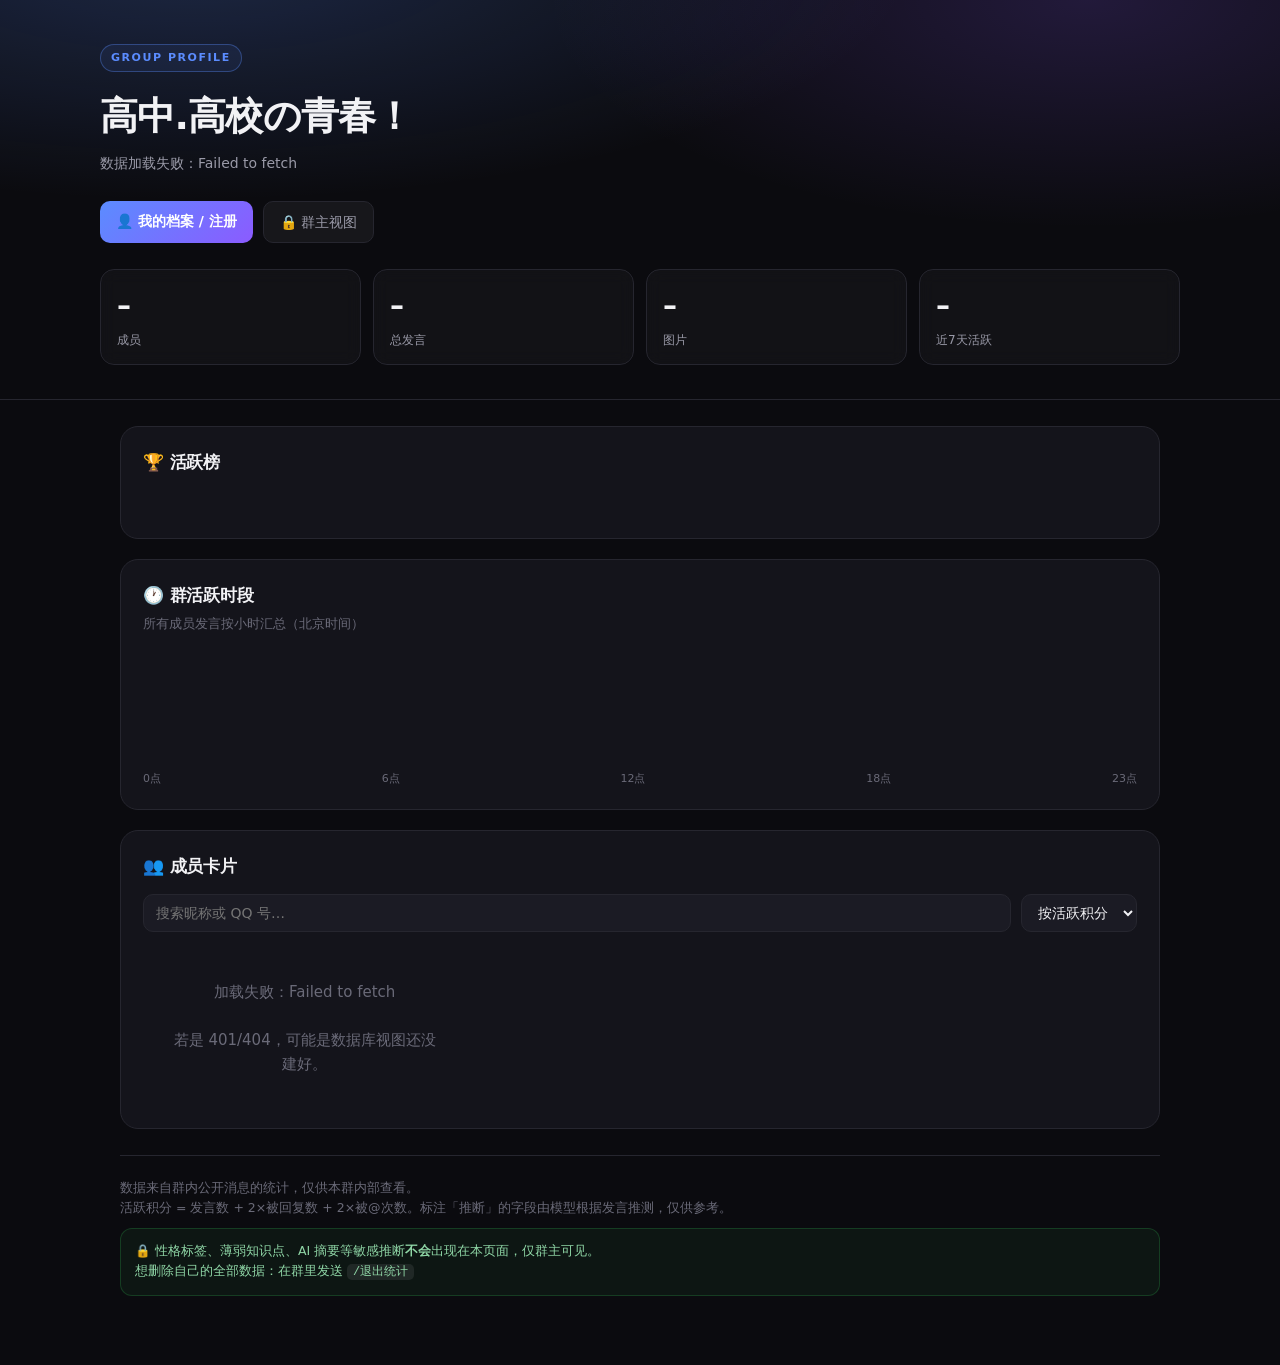
<file: index.html>
<!DOCTYPE html>
<html lang="zh-CN">
<head>
<meta charset="utf-8">
<meta name="viewport" content="width=device-width,initial-scale=1,viewport-fit=cover">
<title>群档案 · 高中.高校の青春！</title>
<meta name="theme-color" content="#0b0b0f">
<link rel="stylesheet" href="style.css">
<link rel="icon" href="data:image/svg+xml,<svg xmlns='http://www.w3.org/2000/svg' viewBox='0 0 100 100'><text y='.9em' font-size='90'>📊</text></svg>">
</head>
<body>

<header class="hero">
  <div class="hero-inner">
    <div class="badge">GROUP PROFILE</div>
    <h1 id="groupName">高中.高校の青春！</h1>
    <p class="sub" id="groupSub">加载中…</p>

    <div style="display:flex;gap:10px;margin:0 0 26px;flex-wrap:wrap">
      <a href="me.html" style="display:inline-block;padding:9px 16px;border-radius:10px;
        background:linear-gradient(135deg,#5b8cff,#8b5bff);color:#fff;text-decoration:none;
        font-size:14px;font-weight:600">👤 我的档案 / 注册</a>
      <a href="admin.html" style="display:inline-block;padding:9px 16px;border-radius:10px;
        background:rgba(255,255,255,.05);border:1px solid #26262f;color:#9a9aa8;
        text-decoration:none;font-size:14px">🔒 群主视图</a>
    </div>

    <div class="stats" id="stats">
      <div class="stat"><div class="stat-n" id="sMembers">–</div><div class="stat-l">成员</div></div>
      <div class="stat"><div class="stat-n" id="sMessages">–</div><div class="stat-l">总发言</div></div>
      <div class="stat"><div class="stat-n" id="sImages">–</div><div class="stat-l">图片</div></div>
      <div class="stat"><div class="stat-n" id="sActive">–</div><div class="stat-l">近7天活跃</div></div>
    </div>
  </div>
</header>

<main>

  <section class="panel" id="podiumPanel">
    <h2>🏆 活跃榜</h2>
    <div class="podium" id="podium"></div>
    <ol class="board" id="board"></ol>
  </section>

  <section class="panel">
    <h2>🕐 群活跃时段</h2>
    <p class="hint">所有成员发言按小时汇总（北京时间）</p>
    <div class="hours" id="hours"></div>
    <div class="hours-axis"><span>0点</span><span>6点</span><span>12点</span><span>18点</span><span>23点</span></div>
  </section>

  <section class="panel">
    <h2>👥 成员卡片</h2>
    <div class="toolbar">
      <input id="search" type="search" placeholder="搜索昵称或 QQ 号…" autocomplete="off">
      <select id="sort">
        <option value="activity_score">按活跃积分</option>
        <option value="msg_count">按发言数</option>
        <option value="reply_received">按被回复数</option>
        <option value="last_seen">按最近活跃</option>
      </select>
    </div>
    <div class="cards" id="cards"></div>
    <p class="empty" id="empty" hidden>没有匹配的成员</p>
  </section>

  <footer class="foot">
    <p>
      数据来自群内公开消息的统计，仅供本群内部查看。<br>
      活跃积分 = 发言数 + 2×被回复数 + 2×被@次数。标注「推断」的字段由模型根据发言推测，仅供参考。
    </p>
    <p class="privacy">
      🔒 性格标签、薄弱知识点、AI 摘要等敏感推断<strong>不会</strong>出现在本页面，仅群主可见。<br>
      想删除自己的全部数据：在群里发送 <code>/退出统计</code>
    </p>
  </footer>

</main>

<script src="app.js"></script>
</body>
</html>
</file>
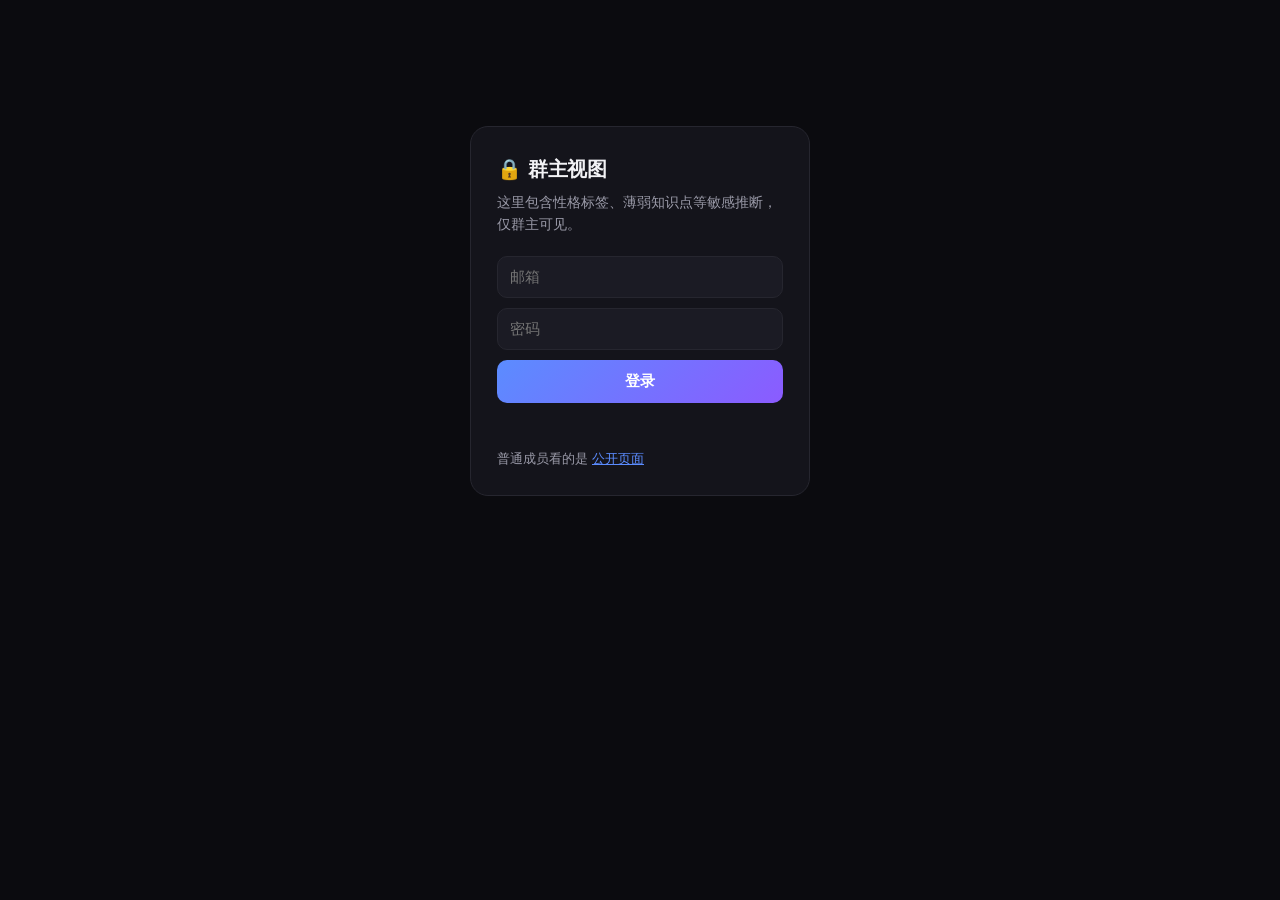
<file: admin.html>
<!DOCTYPE html>
<html lang="zh-CN">
<head>
<meta charset="utf-8">
<meta name="viewport" content="width=device-width,initial-scale=1,viewport-fit=cover">
<title>群主视图 · 完整画像</title>
<meta name="theme-color" content="#0b0b0f">
<link rel="stylesheet" href="style.css">
<style>
  .gate{max-width:380px;margin:14vh auto;padding:0 20px}
  .gate .panel{padding:26px}
  .gate h1{font-size:20px;margin:0 0 6px}
  .gate .sub{margin:0 0 20px}
  .gate input{width:100%;margin-bottom:10px;background:var(--panel2);border:1px solid var(--line);
    color:var(--fg);border-radius:10px;padding:11px 12px;font-size:15px;font-family:inherit}
  .gate input:focus{outline:none;border-color:var(--acc)}
  .gate button{width:100%;padding:12px;border-radius:10px;border:0;cursor:pointer;
    background:linear-gradient(135deg,var(--acc),var(--acc2));color:#fff;font-size:15px;font-weight:600;font-family:inherit}
  .gate button:disabled{opacity:.5;cursor:default}
  .err{color:#ff8080;font-size:13px;margin-top:10px;min-height:18px}
  .warnbar{background:rgba(255,159,64,.09);border:1px solid rgba(255,159,64,.3);color:#ffce8a;
    border-radius:12px;padding:12px 14px;font-size:13px;margin-bottom:18px}
  table{width:100%;border-collapse:collapse;font-size:13.5px}
  th,td{padding:9px 10px;text-align:left;border-bottom:1px solid var(--line);vertical-align:top}
  th{color:var(--dim);font-weight:600;font-size:12px;position:sticky;top:0;background:var(--panel);z-index:2}
  tr:hover td{background:rgba(255,255,255,.025)}
  td.num{font-variant-numeric:tabular-nums;text-align:right}
  .tag.warn{background:rgba(255,120,120,.13);border-color:rgba(255,120,120,.32);color:#ffb0b0}
  .sum{color:var(--dim);font-size:12.5px;max-width:260px}
  .tw{overflow-x:auto;border-radius:12px;border:1px solid var(--line)}
  .topbar{display:flex;justify-content:space-between;align-items:center;gap:12px;margin-bottom:16px;flex-wrap:wrap}
  .logout{background:none;border:1px solid var(--line);color:var(--dim);border-radius:9px;
    padding:7px 14px;font-size:13px;cursor:pointer;font-family:inherit}
</style>
</head>
<body>

<!-- 未登录 -->
<div class="gate" id="gate">
  <div class="panel">
    <h1>🔒 群主视图</h1>
    <p class="sub">这里包含性格标签、薄弱知识点等敏感推断，仅群主可见。</p>
    <input id="email" type="email" placeholder="邮箱" autocomplete="username">
    <input id="pw" type="password" placeholder="密码" autocomplete="current-password">
    <button id="login">登录</button>
    <div class="err" id="err"></div>
    <p class="sub" style="margin-top:18px;margin-bottom:0;font-size:12.5px">
      普通成员看的是 <a href="index.html">公开页面</a>
    </p>
  </div>
</div>

<!-- 已登录 -->
<main id="app" hidden>
  <div class="topbar">
    <div>
      <h1 style="font-size:22px;margin:0 0 4px">群主视图 · 完整画像</h1>
      <div class="sub" id="meta" style="margin:0"></div>
    </div>
    <button class="logout" id="logout">退出登录</button>
  </div>

  <div class="warnbar">
    ⚠️ 以下内容包含模型推断，未经证实。请仅用于「定向推荐资料」这类正向场景，
    <strong>不要公开、不要用于评价他人</strong>。
  </div>

  <div class="panel">
    <div class="toolbar">
      <input id="search" type="search" placeholder="搜索昵称或 QQ 号…" autocomplete="off">
      <select id="sort">
        <option value="activity_score">按活跃积分</option>
        <option value="msg_count">按发言数</option>
        <option value="llm_at">按画像时间</option>
      </select>
    </div>
    <div class="tw">
      <table>
        <thead><tr>
          <th>成员</th><th>发言</th><th>活跃</th>
          <th>年级</th><th>擅长</th><th>薄弱</th><th>性格标签</th><th>AI 摘要</th>
        </tr></thead>
        <tbody id="rows"></tbody>
      </table>
    </div>
  </div>

  <footer class="foot">
    <p>数据来源：群内公开消息的统计 + 模型推断。<code>/退出统计</code> 可让成员删除自己的全部数据。</p>
  </footer>
</main>

<script>
const SUPA_URL = 'https://zusduayweapefdwxbygh.supabase.co';
const SUPA_KEY = 'sb_publishable_6W7s-QvPQqbDYVpXJHJWw_w_Mz3pzt';
const $ = id => document.getElementById(id);
const esc = s => String(s ?? '').replace(/[&<>"']/g, c => ({'&':'&amp;','<':'&lt;','>':'&gt;','"':'&quot;',"'":'&#39;'}[c]));
const nf = n => Number(n || 0).toLocaleString('zh-CN');
let TOKEN = null, ALL = [];

async function login(email, pw) {
  const r = await fetch(`${SUPA_URL}/auth/v1/token?grant_type=password`, {
    method: 'POST',
    headers: { apikey: SUPA_KEY, 'Content-Type': 'application/json' },
    body: JSON.stringify({ email, password: pw }),
  });
  const j = await r.json();
  if (!r.ok) throw new Error(j.error_description || j.msg || j.error || `HTTP ${r.status}`);
  TOKEN = j.access_token;
  sessionStorage.setItem('qqbot_admin_token', TOKEN);
  return TOKEN;
}

async function load() {
  const r = await fetch(`${SUPA_URL}/rest/v1/v_private_profiles?select=*&order=activity_score.desc&limit=500`, {
    headers: { apikey: SUPA_KEY, Authorization: 'Bearer ' + TOKEN },
  });
  if (r.status === 401 || r.status === 403) throw new Error('登录已过期，请重新登录');
  if (!r.ok) throw new Error('HTTP ' + r.status + ' ' + (await r.text()).slice(0, 120));
  ALL = await r.json();
}

function render() {
  const kw = ($('search').value || '').trim().toLowerCase();
  const sort = $('sort').value;
  let list = ALL.filter(m => !kw || String(m.nickname || '').toLowerCase().includes(kw) || String(m.qq).includes(kw));
  list = list.slice().sort((a, b) => sort === 'llm_at'
    ? new Date(b.llm_at || 0) - new Date(a.llm_at || 0)
    : (b[sort] || 0) - (a[sort] || 0));

  $('rows').innerHTML = list.map(m => {
    const li = (arr, cls) => (arr || []).map(x => `<span class="tag ${cls || ''}">${esc(x)}</span>`).join(' ') || '<span style="color:var(--dim2)">—</span>';
    const d = m.llm_at ? new Date(m.llm_at).toLocaleDateString('zh-CN') : '未生成';
    return `<tr>
      <td><strong>${esc(m.nickname || '匿名')}</strong><br><span style="color:var(--dim2);font-size:12px">${esc(String(m.qq))}${m.role === 'owner' ? ' · 群主' : m.role === 'admin' ? ' · 管理员' : ''}</span></td>
      <td class="num">${nf(m.msg_count)}</td>
      <td class="num">${nf(m.activity_score)}</td>
      <td>${esc(m.grade || '未知')}</td>
      <td>${li(m.strengths)}</td>
      <td>${li(m.weak_topics, 'warn')}</td>
      <td>${li(m.persona_tags)}</td>
      <td><div class="sum">${esc(m.llm_summary || '—')}<br><span style="color:var(--dim2);font-size:11.5px">画像日期 ${d}</span></div></td>
    </tr>`;
  }).join('');
}

function showApp() {
  $('gate').hidden = true;
  $('app').hidden = false;
  $('meta').textContent = `共 ${ALL.length} 位成员的完整画像 · 仅你可见`;
  render();
}

async function boot() {
  const saved = sessionStorage.getItem('qqbot_admin_token');
  if (saved) {
    TOKEN = saved;
    try { await load(); return showApp(); }
    catch { sessionStorage.removeItem('qqbot_admin_token'); TOKEN = null; }
  }
}

$('login').addEventListener('click', async () => {
  const b = $('login'); b.disabled = true; $('err').textContent = '登录中…';
  try {
    await login($('email').value.trim(), $('pw').value);
    await load();
    showApp();
  } catch (e) {
    $('err').textContent = '登录失败：' + e.message;
  } finally { b.disabled = false; }
});
$('pw').addEventListener('keydown', e => { if (e.key === 'Enter') $('login').click(); });

$('logout').addEventListener('click', () => {
  sessionStorage.removeItem('qqbot_admin_token');
  TOKEN = null; ALL = [];
  $('app').hidden = true; $('gate').hidden = false; $('err').textContent = '';
});

$('search').addEventListener('input', render);
$('sort').addEventListener('change', render);
boot();
</script>
</body>
</html>
</file>
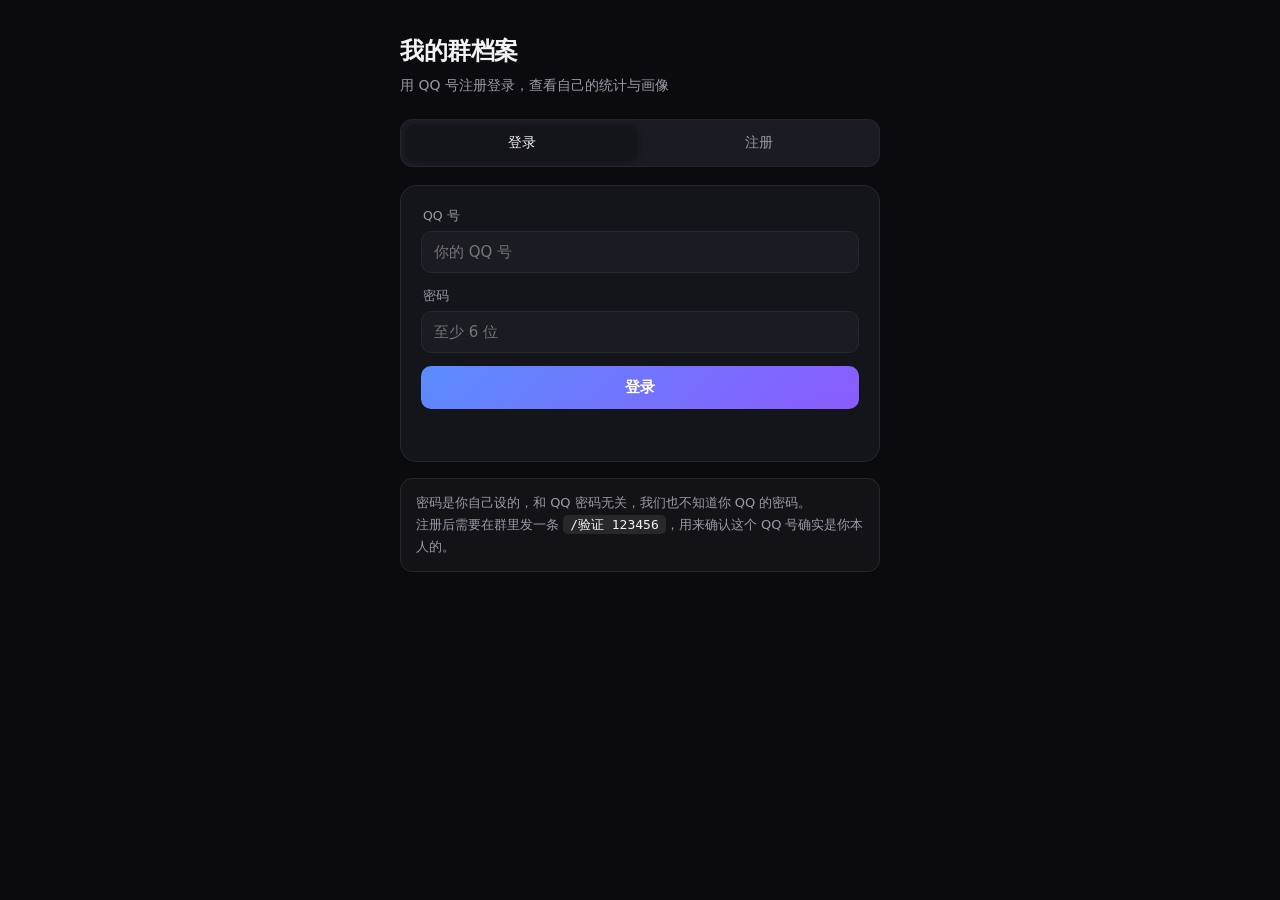
<file: me.html>
<!DOCTYPE html>
<html lang="zh-CN">
<head>
<meta charset="utf-8">
<meta name="viewport" content="width=device-width,initial-scale=1,viewport-fit=cover">
<title>我的群档案</title>
<meta name="theme-color" content="#0b0b0f">
<link rel="stylesheet" href="style.css">
<style>
  .wrap{max-width:520px;margin:0 auto;padding:32px 20px 60px}
  .tabs{display:flex;gap:6px;background:var(--panel2);border:1px solid var(--line);
    border-radius:12px;padding:5px;margin-bottom:18px}
  .tabs button{flex:1;padding:9px;border:0;border-radius:9px;background:none;color:var(--dim);
    font-size:14px;font-family:inherit;cursor:pointer;font-weight:550}
  .tabs button.on{background:var(--panel);color:var(--fg);box-shadow:0 1px 6px rgba(0,0,0,.35)}
  label{display:block;font-size:12.5px;color:var(--dim);margin:0 0 5px 2px}
  input{width:100%;margin-bottom:13px;background:var(--panel2);border:1px solid var(--line);
    color:var(--fg);border-radius:10px;padding:11px 12px;font-size:15px;font-family:inherit}
  input:focus{outline:none;border-color:var(--acc)}
  .primary{width:100%;padding:12px;border-radius:10px;border:0;cursor:pointer;font-family:inherit;
    background:linear-gradient(135deg,var(--acc),var(--acc2));color:#fff;font-size:15px;font-weight:600}
  .primary:disabled{opacity:.5;cursor:default}
  .msg{font-size:13.5px;margin-top:12px;min-height:20px;line-height:1.6}
  .msg.err{color:#ff8080}.msg.ok{color:#8fd6a6}
  .code{font-size:30px;letter-spacing:.28em;font-weight:700;text-align:center;
    padding:16px;border-radius:12px;background:rgba(91,140,255,.1);
    border:1px solid rgba(91,140,255,.3);color:#a9c2ff;font-variant-numeric:tabular-nums;margin:8px 0}
  .kvs{display:grid;grid-template-columns:1fr 1fr;gap:10px 16px;font-size:14px;margin:14px 0}
  .kvs div{display:flex;justify-content:space-between;gap:8px}
  .kvs .k{color:var(--dim)}
  .kvs .v{font-variant-numeric:tabular-nums;font-weight:600}
  h2{font-size:17px;margin:0 0 12px}
  .card{background:var(--panel);border:1px solid var(--line);border-radius:16px;padding:20px;margin-bottom:16px}
  .row2{display:flex;justify-content:space-between;align-items:center;gap:10px;margin-bottom:14px}
  .link{background:none;border:1px solid var(--line);color:var(--dim);border-radius:9px;
    padding:7px 13px;font-size:13px;cursor:pointer;font-family:inherit}
  .hintbox{background:rgba(255,255,255,.03);border:1px solid var(--line);border-radius:12px;
    padding:13px 15px;font-size:13px;color:var(--dim);line-height:1.7}
  code{background:rgba(255,255,255,.09);padding:2px 7px;border-radius:5px;font-size:13px;color:var(--fg)}
  .spark{display:flex;align-items:flex-end;gap:2px;height:36px;margin-top:6px}
  .spark i{flex:1;background:linear-gradient(180deg,var(--acc),var(--acc2));border-radius:2px;min-height:2px}
</style>
</head>
<body>
<div class="wrap">

  <h1 style="font-size:24px;margin:0 0 4px">我的群档案</h1>
  <p class="sub" style="margin:0 0 22px">用 QQ 号注册登录，查看自己的统计与画像</p>

  <!-- 未登录 -->
  <div id="authBox">
    <div class="tabs">
      <button id="tabLogin" class="on">登录</button>
      <button id="tabReg">注册</button>
    </div>

    <div class="card">
      <label>QQ 号</label>
      <input id="qq" type="tel" inputmode="numeric" placeholder="你的 QQ 号" autocomplete="username">
      <label>密码</label>
      <input id="pw" type="password" placeholder="至少 6 位" autocomplete="current-password">
      <button class="primary" id="go">登录</button>
      <div class="msg" id="m1"></div>
    </div>

    <div class="hintbox">
      密码是你自己设的，和 QQ 密码无关，我们也不知道你 QQ 的密码。<br>
      注册后需要在群里发一条 <code>/验证 123456</code>，用来确认这个 QQ 号确实是你本人的。
    </div>
  </div>

  <!-- 待验证 -->
  <div id="verifyBox" hidden>
    <div class="card">
      <h2>还差一步</h2>
      <p class="sub" style="margin:0 0 10px">在群里用 <b>你注册的那个 QQ 号</b> 发送：</p>
      <div class="code" id="code">------</div>
      <p class="msg ok" style="text-align:center;margin:0 0 14px">/验证 <span id="code2"></span></p>
      <div class="hintbox">
        验证码 30 分钟内有效，用一次就作废。<br>
        发完回来点下面的按钮。
      </div>
      <button class="primary" id="recheck" style="margin-top:14px">我发过了，检查一下</button>
      <div class="msg" id="m2"></div>
    </div>
  </div>

  <!-- 已验证：自己的画像 -->
  <div id="profBox" hidden>
    <div class="card">
      <div class="row2">
        <h2 style="margin:0" id="pname">我的画像</h2>
        <button class="link" id="logout">退出</button>
      </div>
      <div class="kvs" id="kvs"></div>
      <div style="color:var(--dim);font-size:12.5px;margin-top:6px">活跃时段（0–23 点）</div>
      <div class="spark" id="spark"></div>
    </div>

    <div class="card" id="inferCard">
      <h2>数据推断</h2>
      <div id="infer"></div>
      <p class="sub" style="font-size:12px;margin:14px 0 0">
        以下内容由模型根据你的群内发言推测，<b>可能不准</b>，仅供参考。<br>
        只有你自己和群主能看到。
      </p>
    </div>

    <div class="card">
      <h2>不想要这些数据？</h2>
      <p class="sub" style="margin:0">在群里发送 <code>/退出统计</code>，你的全部消息和画像会被<b>物理删除</b>，之后也不再采集。</p>
    </div>
  </div>

</div>

<script>
const SUPA_URL = 'https://zusduayweapefdwxbygh.supabase.co';
const SUPA_KEY = 'sb_publishable_6W7sS-QvPQqbDYVpXJHJWw_w_Mz3pzt';
const MAIL_DOMAIN = 'qunbot.example.com';   // 合成的邮箱域名，用户看不到
const $ = id => document.getElementById(id);
const esc = s => String(s ?? '').replace(/[&<>"']/g, c => ({'&':'&amp;','<':'&lt;','>':'&gt;','"':'&quot;',"'":'&#39;'}[c]));
const nf = n => Number(n || 0).toLocaleString('zh-CN');
let TOKEN = null, mode = 'login';

const emailOf = qq => `${qq}@${MAIL_DOMAIN}`;
const say = (el, t, cls = '') => { const e = $(el); e.className = 'msg ' + cls; e.innerHTML = t; };

function setMode(m) {
  mode = m;
  $('tabLogin').classList.toggle('on', m === 'login');
  $('tabReg').classList.toggle('on', m === 'reg');
  $('go').textContent = m === 'login' ? '登录' : '注册';
  $('pw').autocomplete = m === 'login' ? 'current-password' : 'new-password';
  say('m1', '');
}

async function auth(path, body, token) {
  const r = await fetch(`${SUPA_URL}/auth/v1/${path}`, {
    method: 'POST',
    headers: {
      apikey: SUPA_KEY,
      'Content-Type': 'application/json',
      ...(token ? { Authorization: 'Bearer ' + token } : {}),
    },
    body: JSON.stringify(body),
  });
  const j = await r.json().catch(() => ({}));
  if (!r.ok) throw new Error(j.error_description || j.msg || j.error || `HTTP ${r.status}`);
  return j;
}

async function rpc(fn, args) {
  const r = await fetch(`${SUPA_URL}/rest/v1/rpc/${fn}`, {
    method: 'POST',
    headers: { apikey: SUPA_KEY, 'Content-Type': 'application/json' },
    body: JSON.stringify(args || {}),
  });
  if (!r.ok) throw new Error('HTTP ' + r.status + ' ' + (await r.text()).slice(0, 120));
  return r.json();
}

async function select(path) {
  const r = await fetch(`${SUPA_URL}/rest/v1/${path}`, {
    headers: { apikey: SUPA_KEY, Authorization: 'Bearer ' + TOKEN },
  });
  if (r.status === 401 || r.status === 403) throw new Error('登录已过期，请重新登录');
  if (!r.ok) throw new Error('HTTP ' + r.status);
  return r.json();
}

/* ---------- 注册 ---------- */
async function doRegister(qq, pw) {
  if (!/^[0-9]{5,12}$/.test(qq)) throw new Error('QQ 号格式不对');
  if (pw.length < 6) throw new Error('密码至少 6 位');

  const j = await auth('signup', { email: emailOf(qq), password: pw });
  if (!j.access_token) {
    throw new Error('注册成功但需要邮箱确认。请让群主在 Supabase 里关掉「Confirm email」。');
  }
  TOKEN = j.access_token;
  sessionStorage.setItem('qun_token', TOKEN);

  const code = await rpc('issue_verify_code', { p_qq: qq });
  showVerify(code);
}

/* ---------- 登录 ---------- */
async function doLogin(qq, pw) {
  if (!/^[0-9]{5,12}$/.test(qq)) throw new Error('QQ 号格式不对');
  const j = await auth('token?grant_type=password', { email: emailOf(qq), password: pw });
  TOKEN = j.access_token;
  sessionStorage.setItem('qun_token', TOKEN);
  await route();
}

/* ---------- 路由：待验证 or 看画像 ---------- */
async function route() {
  const me = await select('v_me?select=*');
  const row = me && me[0];
  if (!row || !row.verified) {
    if (row && row.verify_code) return showVerify(row.verify_code);
    // 没验证码就重新签发一个
    const code = await rpc('issue_verify_code', { p_qq: row ? row.qq : null });
    return showVerify(code);
  }
  await showProfile();
}

function showVerify(code) {
  $('authBox').hidden = true;
  $('profBox').hidden = true;
  $('verifyBox').hidden = false;
  $('code').textContent = code;
  $('code2').textContent = code;
  sessionStorage.setItem('qun_code', code);
}

async function showProfile() {
  const rows = await select('v_my_profile?select=*');
  const p = rows && rows[0];
  if (!p) {
    $('verifyBox').hidden = false;
    return say('m2', '还没有你的统计数据 —— 先在群里说几句话再来。', '');
  }
  $('authBox').hidden = true;
  $('verifyBox').hidden = true;
  $('profBox').hidden = false;
  $('pname').textContent = (p.nickname || '我') + ' 的画像';

  $('kvs').innerHTML = [
    ['发言', nf(p.msg_count) + ' 条'],
    ['图片', nf(p.image_count) + ' 张'],
    ['被回复', nf(p.reply_received) + ' 次'],
    ['被 @', nf(p.at_received) + ' 次'],
    ['活跃积分', nf(p.activity_score)],
    ['最近活跃', p.last_seen ? new Date(p.last_seen).toLocaleDateString('zh-CN') : '—'],
  ].map(([k, v]) => `<div><span class="k">${k}</span><span class="v">${esc(v)}</span></div>`).join('');

  const h = p.active_hours || {};
  const bars = Array.from({ length: 24 }, (_, i) => Number(h[String(i)]) || 0);
  const mx = Math.max(1, ...bars);
  $('spark').innerHTML = bars.map(v =>
    `<i style="height:${Math.max(6, Math.round(v / mx * 100))}%" title="${v} 条"></i>`).join('');

  const chips = (arr, cls) => (arr || []).length
    ? (arr || []).map(x => `<span class="tag ${cls || ''}">${esc(x)}</span>`).join(' ')
    : '<span style="color:var(--dim2)">暂无</span>';

  const hasAny = (p.grade && p.grade !== '未知') || (p.strengths || []).length
    || (p.persona_tags || []).length || (p.weak_topics || []).length || p.llm_summary;
  $('inferCard').hidden = !hasAny;
  $('infer').innerHTML = `
    <div style="margin-bottom:12px"><div class="k" style="color:var(--dim);font-size:12.5px;margin-bottom:6px">推断年级</div>
      <span class="tag infer">${esc(p.grade && p.grade !== '未知' ? p.grade : '暂无')}</span></div>
    <div style="margin-bottom:12px"><div class="k" style="color:var(--dim);font-size:12.5px;margin-bottom:6px">数据推断的擅长方向</div>${chips(p.strengths, 'infer')}</div>
    <div style="margin-bottom:12px"><div class="k" style="color:var(--dim);font-size:12.5px;margin-bottom:6px">性格 / 角色标签</div>${chips(p.persona_tags, 'infer')}</div>
    <div style="margin-bottom:12px"><div class="k" style="color:var(--dim);font-size:12.5px;margin-bottom:6px">可能吃力的方向</div>${chips(p.weak_topics, 'warn')}</div>
    ${p.llm_summary ? `<div><div class="k" style="color:var(--dim);font-size:12.5px;margin-bottom:6px">一句话概括</div><div style="font-size:14px">${esc(p.llm_summary)}</div></div>` : ''}`;
}

/* ---------- 事件 ---------- */
$('tabLogin').onclick = () => setMode('login');
$('tabReg').onclick = () => setMode('reg');

$('go').onclick = async () => {
  const b = $('go'); b.disabled = true;
  say('m1', mode === 'login' ? '登录中…' : '注册中…');
  try {
    const qq = $('qq').value.trim(), pw = $('pw').value;
    if (mode === 'login') await doLogin(qq, pw);
    else await doRegister(qq, pw);
    say('m1', '');
  } catch (e) {
    let t = e.message;
    if (/already registered|User already registered/i.test(t)) t = '这个 QQ 号已经注册过了，直接登录就行。';
    if (/Invalid login credentials/i.test(t)) t = 'QQ 号或密码不对。';
    if (/rate limit/i.test(t)) t = '操作太频繁，等一会儿再试。';
    say('m1', esc(t), 'err');
  } finally { b.disabled = false; }
};
$('pw').addEventListener('keydown', e => { if (e.key === 'Enter') $('go').click(); });

$('recheck').onclick = async () => {
  say('m2', '检查中…');
  try { await route(); say('m2', ''); }
  catch (e) { say('m2', esc(e.message), 'err'); }
};

$('logout').onclick = () => {
  sessionStorage.removeItem('qun_token');
  TOKEN = null;
  $('profBox').hidden = true;
  $('verifyBox').hidden = true;
  $('authBox').hidden = false;
  setMode('login');
};

(async function boot() {
  const saved = sessionStorage.getItem('qun_token');
  if (!saved) return;
  TOKEN = saved;
  try { await route(); }
  catch { sessionStorage.removeItem('qun_token'); TOKEN = null; }
})();
</script>
</body>
</html>
</file>
<file: style.css>
:root{
  --bg:#0b0b0f; --panel:#14141b; --panel2:#1b1b24; --line:#26262f;
  --fg:#f2f2f5; --dim:#9a9aa8; --dim2:#6a6a78;
  --acc:#5b8cff; --acc2:#8b5bff; --gold:#ffcf5b; --silver:#cfd4dd; --bronze:#e0955b;
  --ok:#34c759;
  color-scheme:dark;
}
*{box-sizing:border-box}
html,body{margin:0;padding:0}
body{
  background:var(--bg); color:var(--fg);
  font:15px/1.6 -apple-system,BlinkMacSystemFont,"PingFang SC","Helvetica Neue",system-ui,sans-serif;
  -webkit-font-smoothing:antialiased;
}
a{color:var(--acc)}

/* ---------------- hero ---------------- */
.hero{
  background:
    radial-gradient(1200px 400px at 15% -10%, rgba(91,140,255,.22), transparent 60%),
    radial-gradient(900px 380px at 85% 0%, rgba(139,91,255,.18), transparent 60%);
  border-bottom:1px solid var(--line);
  padding:44px 20px 34px;
}
.hero-inner{max-width:1080px;margin:0 auto}
.badge{
  display:inline-block;font-size:11px;letter-spacing:.14em;font-weight:600;
  color:var(--acc);border:1px solid rgba(91,140,255,.35);
  padding:4px 10px;border-radius:999px;margin-bottom:14px;
  background:rgba(91,140,255,.08);
}
h1{font-size:clamp(24px,5vw,38px);margin:0 0 6px;letter-spacing:-.02em;font-weight:700}
.sub{color:var(--dim);margin:0 0 26px;font-size:14px}

.stats{display:grid;grid-template-columns:repeat(4,1fr);gap:12px}
@media(max-width:560px){.stats{grid-template-columns:repeat(2,1fr)}}
.stat{
  background:rgba(255,255,255,.03);border:1px solid var(--line);
  border-radius:14px;padding:14px 16px;backdrop-filter:blur(8px);
}
.stat-n{font-size:clamp(20px,4.4vw,28px);font-weight:700;letter-spacing:-.02em;font-variant-numeric:tabular-nums}
.stat-l{font-size:12px;color:var(--dim);margin-top:2px}

/* ---------------- panels ---------------- */
main{max-width:1080px;margin:0 auto;padding:26px 20px 60px}
.panel{
  background:var(--panel);border:1px solid var(--line);border-radius:18px;
  padding:22px;margin-bottom:20px;
}
.panel h2{font-size:17px;margin:0 0 4px;font-weight:650;letter-spacing:-.01em}
.hint{color:var(--dim2);font-size:12.5px;margin:0 0 18px}

/* ---------------- podium ---------------- */
.podium{display:grid;grid-template-columns:repeat(3,1fr);gap:12px;margin:18px 0 22px;align-items:end}
@media(max-width:560px){.podium{grid-template-columns:1fr;gap:8px}}
.pd{
  text-align:center;border-radius:16px;padding:16px 10px;
  background:linear-gradient(180deg,rgba(255,255,255,.06),rgba(255,255,255,.02));
  border:1px solid var(--line);
}
.pd .rank{font-size:22px}
.pd .nick{font-weight:650;margin:6px 0 2px;overflow:hidden;text-overflow:ellipsis;white-space:nowrap}
.pd .score{color:var(--dim);font-size:13px;font-variant-numeric:tabular-nums}
.pd.g1{border-color:rgba(255,207,91,.5);background:linear-gradient(180deg,rgba(255,207,91,.14),rgba(255,207,91,.03))}
.pd.g2{border-color:rgba(207,212,221,.4);background:linear-gradient(180deg,rgba(207,212,221,.12),rgba(207,212,221,.02))}
.pd.g3{border-color:rgba(224,149,91,.45);background:linear-gradient(180deg,rgba(224,149,91,.13),rgba(224,149,91,.03))}

/* ---------------- board ---------------- */
.board{list-style:none;margin:0;padding:0;display:flex;flex-direction:column;gap:7px}
.row{display:grid;grid-template-columns:34px 1fr auto;gap:12px;align-items:center;font-size:14px}
.row .idx{color:var(--dim2);font-variant-numeric:tabular-nums;text-align:right;font-size:13px}
.row .bar-wrap{position:relative;background:rgba(255,255,255,.04);border-radius:8px;height:30px;overflow:hidden}
.row .bar{
  position:absolute;inset:0 auto 0 0;border-radius:8px;
  background:linear-gradient(90deg,rgba(91,140,255,.55),rgba(139,91,255,.45));
}
.row .nm{position:relative;padding:0 10px;line-height:30px;overflow:hidden;text-overflow:ellipsis;white-space:nowrap;font-weight:550}
.row .sc{color:var(--dim);font-variant-numeric:tabular-nums;font-size:13px;min-width:46px;text-align:right}

/* ---------------- hours ---------------- */
.hours{display:grid;grid-template-columns:repeat(24,1fr);gap:3px;align-items:end;height:110px}
.hours .h{
  background:linear-gradient(180deg,var(--acc),var(--acc2));
  border-radius:4px 4px 2px 2px;min-height:3px;opacity:.85;position:relative;
}
.hours .h:hover{opacity:1}
.hours .h::after{
  content:attr(data-tip);position:absolute;bottom:calc(100% + 6px);left:50%;transform:translateX(-50%);
  background:#000;border:1px solid var(--line);color:var(--fg);font-size:11px;
  padding:3px 7px;border-radius:6px;white-space:nowrap;opacity:0;pointer-events:none;transition:opacity .12s;
}
.hours .h:hover::after{opacity:1}
.hours-axis{display:flex;justify-content:space-between;color:var(--dim2);font-size:11px;margin-top:8px}

/* ---------------- toolbar ---------------- */
.toolbar{display:flex;gap:10px;margin:14px 0 18px;flex-wrap:wrap}
input[type=search],select{
  background:var(--panel2);border:1px solid var(--line);color:var(--fg);
  border-radius:10px;padding:9px 12px;font-size:14px;font-family:inherit;
}
input[type=search]{flex:1;min-width:180px}
input[type=search]:focus,select:focus{outline:none;border-color:var(--acc)}

/* ---------------- cards ---------------- */
.cards{display:grid;grid-template-columns:repeat(auto-fill,minmax(240px,1fr));gap:12px}
.card{
  background:var(--panel2);border:1px solid var(--line);border-radius:14px;
  padding:15px;transition:border-color .15s,transform .15s;
}
.card:hover{border-color:rgba(91,140,255,.45);transform:translateY(-2px)}
.card .top{display:flex;align-items:center;gap:10px;margin-bottom:12px}
.av{
  width:38px;height:38px;border-radius:11px;flex:none;
  display:flex;align-items:center;justify-content:center;
  font-weight:700;font-size:15px;color:#fff;
  background:linear-gradient(135deg,var(--acc),var(--acc2));
}
.card .who{min-width:0}
.card .nick2{font-weight:650;overflow:hidden;text-overflow:ellipsis;white-space:nowrap}
.card .meta{color:var(--dim2);font-size:11.5px}
.kv{display:grid;grid-template-columns:repeat(2,1fr);gap:7px 12px;font-size:13px}
.kv div{display:flex;justify-content:space-between;gap:8px}
.kv .k{color:var(--dim)}
.kv .v{font-variant-numeric:tabular-nums;font-weight:550}
.tags{display:flex;flex-wrap:wrap;gap:5px;margin-top:11px}
.tag{
  font-size:11.5px;padding:3px 8px;border-radius:999px;
  background:rgba(91,140,255,.13);border:1px solid rgba(91,140,255,.3);color:#a9c2ff;
}
.tag.infer{background:rgba(139,91,255,.13);border-color:rgba(139,91,255,.32);color:#c3aaff}
.tag s{opacity:.7;font-size:10px;text-decoration:none}
.spark{display:flex;align-items:flex-end;gap:1px;height:22px;margin-top:11px}
.spark i{flex:1;background:rgba(91,140,255,.5);border-radius:1px;min-height:1px}

.empty{color:var(--dim2);text-align:center;padding:24px;font-size:14px}

/* ---------------- footer ---------------- */
.foot{border-top:1px solid var(--line);margin-top:26px;padding-top:22px;color:var(--dim2);font-size:12.5px}
.foot p{margin:0 0 10px}
.foot .privacy{
  background:rgba(52,199,89,.06);border:1px solid rgba(52,199,89,.22);
  border-radius:12px;padding:12px 14px;color:#8fd6a6;
}
code{background:rgba(255,255,255,.08);padding:1px 6px;border-radius:5px;font-size:12px}
.skeleton{color:var(--dim2);text-align:center;padding:30px}
</file>
